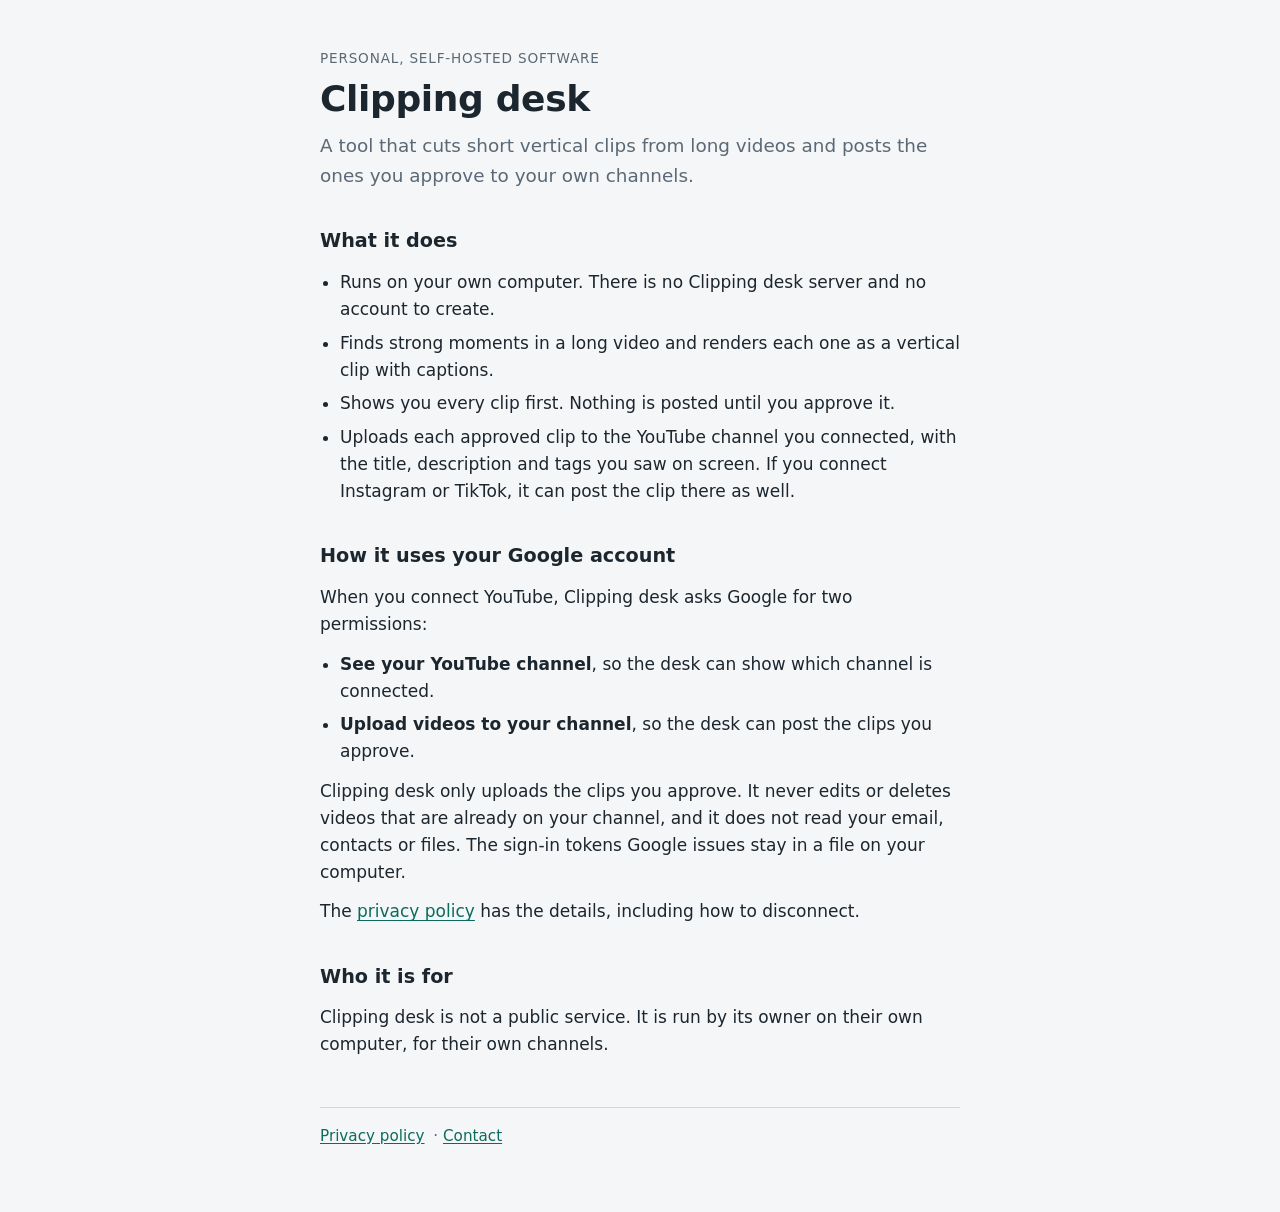
<file: index.html>
<!DOCTYPE html>
<html lang="en">
<head>
<meta charset="utf-8">
<meta name="viewport" content="width=device-width, initial-scale=1">
<title>Clipping desk</title>
<meta name="description" content="Clipping desk is a personal, self-hosted tool that cuts short clips from long videos and posts the ones its owner approves to the owner's own channels.">
<link rel="stylesheet" href="style.css">
</head>
<body>
<main>
  <p class="kicker">Personal, self-hosted software</p>
  <h1>Clipping desk</h1>
  <p class="lead">A tool that cuts short vertical clips from long videos and posts the ones you approve to your own channels.</p>

  <h2>What it does</h2>
  <ul>
    <li>Runs on your own computer. There is no Clipping desk server and no account to create.</li>
    <li>Finds strong moments in a long video and renders each one as a vertical clip with captions.</li>
    <li>Shows you every clip first. Nothing is posted until you approve it.</li>
    <li>Uploads each approved clip to the YouTube channel you connected, with the title, description and tags you saw on screen. If you connect Instagram or TikTok, it can post the clip there as well.</li>
  </ul>

  <h2>How it uses your Google account</h2>
  <p>When you connect YouTube, Clipping desk asks Google for two permissions:</p>
  <ul>
    <li><strong>See your YouTube channel</strong>, so the desk can show which channel is connected.</li>
    <li><strong>Upload videos to your channel</strong>, so the desk can post the clips you approve.</li>
  </ul>
  <p>Clipping desk only uploads the clips you approve. It never edits or deletes videos that are already on your channel, and it does not read your email, contacts or files. The sign-in tokens Google issues stay in a file on your computer.</p>
  <p>The <a href="privacy.html">privacy policy</a> has the details, including how to disconnect.</p>

  <h2>Who it is for</h2>
  <p>Clipping desk is not a public service. It is run by its owner on their own computer, for their own channels.</p>

  <footer>
    <a href="privacy.html">Privacy policy</a>
    <span aria-hidden="true">·</span>
    <a href="https://github.com/jovisb/clipping-desk/issues">Contact</a>
  </footer>
</main>
</body>
</html>
</file>
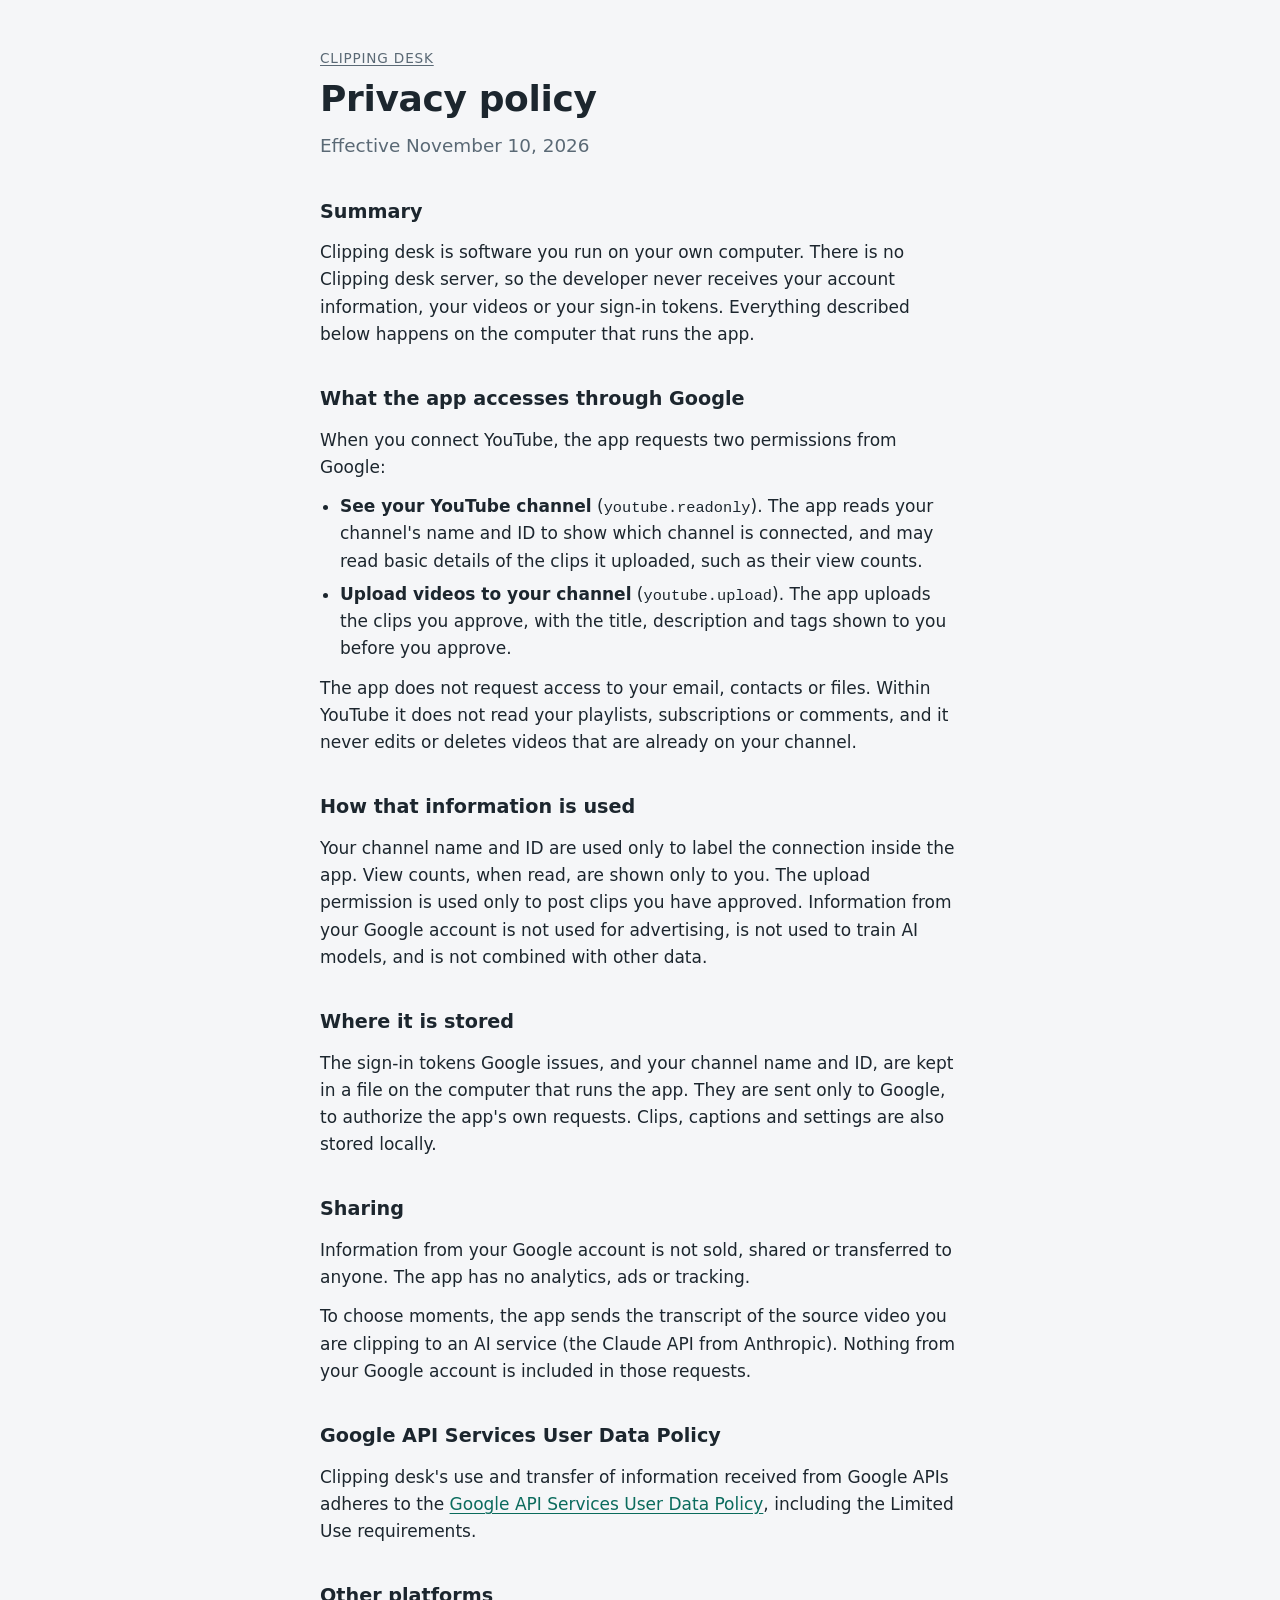
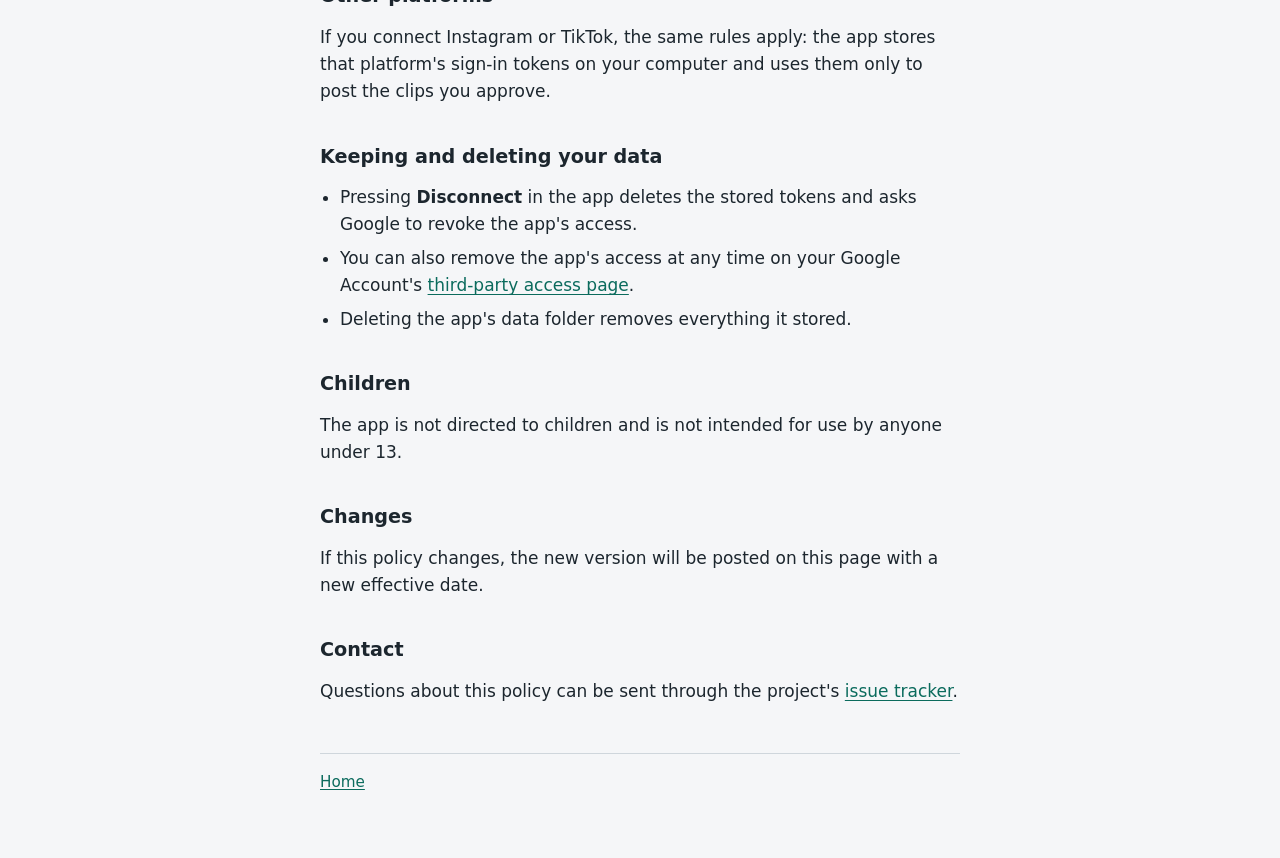
<file: privacy.html>
<!DOCTYPE html>
<html lang="en">
<head>
<meta charset="utf-8">
<meta name="viewport" content="width=device-width, initial-scale=1">
<title>Privacy policy · Clipping desk</title>
<meta name="description" content="How Clipping desk, a personal self-hosted clipping tool, handles information from the accounts you connect to it.">
<link rel="stylesheet" href="style.css">
</head>
<body>
<main>
  <p class="kicker"><a href="./">Clipping desk</a></p>
  <h1>Privacy policy</h1>
  <p class="lead">Effective November 10, 2026</p>

  <h2>Summary</h2>
  <p>Clipping desk is software you run on your own computer. There is no Clipping desk server, so the developer never receives your account information, your videos or your sign-in tokens. Everything described below happens on the computer that runs the app.</p>

  <h2>What the app accesses through Google</h2>
  <p>When you connect YouTube, the app requests two permissions from Google:</p>
  <ul>
    <li><strong>See your YouTube channel</strong> (<code>youtube.readonly</code>). The app reads your channel's name and ID to show which channel is connected, and may read basic details of the clips it uploaded, such as their view counts.</li>
    <li><strong>Upload videos to your channel</strong> (<code>youtube.upload</code>). The app uploads the clips you approve, with the title, description and tags shown to you before you approve.</li>
  </ul>
  <p>The app does not request access to your email, contacts or files. Within YouTube it does not read your playlists, subscriptions or comments, and it never edits or deletes videos that are already on your channel.</p>

  <h2>How that information is used</h2>
  <p>Your channel name and ID are used only to label the connection inside the app. View counts, when read, are shown only to you. The upload permission is used only to post clips you have approved. Information from your Google account is not used for advertising, is not used to train AI models, and is not combined with other data.</p>

  <h2>Where it is stored</h2>
  <p>The sign-in tokens Google issues, and your channel name and ID, are kept in a file on the computer that runs the app. They are sent only to Google, to authorize the app's own requests. Clips, captions and settings are also stored locally.</p>

  <h2>Sharing</h2>
  <p>Information from your Google account is not sold, shared or transferred to anyone. The app has no analytics, ads or tracking.</p>
  <p>To choose moments, the app sends the transcript of the source video you are clipping to an AI service (the Claude API from Anthropic). Nothing from your Google account is included in those requests.</p>

  <h2>Google API Services User Data Policy</h2>
  <p>Clipping desk's use and transfer of information received from Google APIs adheres to the <a href="https://developers.google.com/terms/api-services-user-data-policy">Google API Services User Data Policy</a>, including the Limited Use requirements.</p>

  <h2>Other platforms</h2>
  <p>If you connect Instagram or TikTok, the same rules apply: the app stores that platform's sign-in tokens on your computer and uses them only to post the clips you approve.</p>

  <h2>Keeping and deleting your data</h2>
  <ul>
    <li>Pressing <strong>Disconnect</strong> in the app deletes the stored tokens and asks Google to revoke the app's access.</li>
    <li>You can also remove the app's access at any time on your Google Account's <a href="https://myaccount.google.com/permissions">third-party access page</a>.</li>
    <li>Deleting the app's data folder removes everything it stored.</li>
  </ul>

  <h2>Children</h2>
  <p>The app is not directed to children and is not intended for use by anyone under 13.</p>

  <h2>Changes</h2>
  <p>If this policy changes, the new version will be posted on this page with a new effective date.</p>

  <h2>Contact</h2>
  <p>Questions about this policy can be sent through the project's <a href="https://github.com/jovisb/clipping-desk/issues">issue tracker</a>.</p>

  <footer>
    <a href="./">Home</a>
  </footer>
</main>
</body>
</html>
</file>
<file: style.css>
:root {
  --paper: #f5f6f8;
  --ink: #1c262e;
  --muted: #5a6975;
  --rule: #cfd6dc;
  --link: #0b6b5d;
  color-scheme: light dark;
}
@media (prefers-color-scheme: dark) {
  :root {
    --paper: #12171b;
    --ink: #e8edf0;
    --muted: #9aa8b3;
    --rule: #2c373f;
    --link: #6fd1bf;
  }
}
* { box-sizing: border-box; }
html { -webkit-text-size-adjust: 100%; }
body {
  margin: 0;
  background: var(--paper);
  color: var(--ink);
  font: 17px/1.6 system-ui, -apple-system, "Segoe UI", Roboto, Helvetica, Arial, sans-serif;
}
main {
  max-width: 42rem;
  margin: 0 auto;
  padding: 3rem 1rem 4rem;
}
.kicker {
  margin: 0 0 0.5rem;
  color: var(--muted);
  font-size: 0.85rem;
  letter-spacing: 0.06em;
  text-transform: uppercase;
}
.kicker a { color: inherit; }
h1 {
  margin: 0 0 0.75rem;
  font-size: 2.25rem;
  line-height: 1.15;
  letter-spacing: -0.01em;
}
h2 {
  margin: 2.25rem 0 0.5rem;
  font-size: 1.2rem;
}
.lead {
  margin: 0;
  color: var(--muted);
  font-size: 1.15rem;
}
p { margin: 0.75rem 0; }
ul { margin: 0.75rem 0; padding-left: 1.25rem; }
li { margin: 0.4rem 0; }
a { color: var(--link); text-underline-offset: 0.15em; }
code {
  font: 0.9em ui-monospace, SFMono-Regular, Consolas, monospace;
  overflow-wrap: anywhere;
}
footer {
  margin-top: 3rem;
  padding-top: 1rem;
  border-top: 1px solid var(--rule);
  color: var(--muted);
  font-size: 0.95rem;
}
footer a { margin-right: 0.25rem; }
</file>
